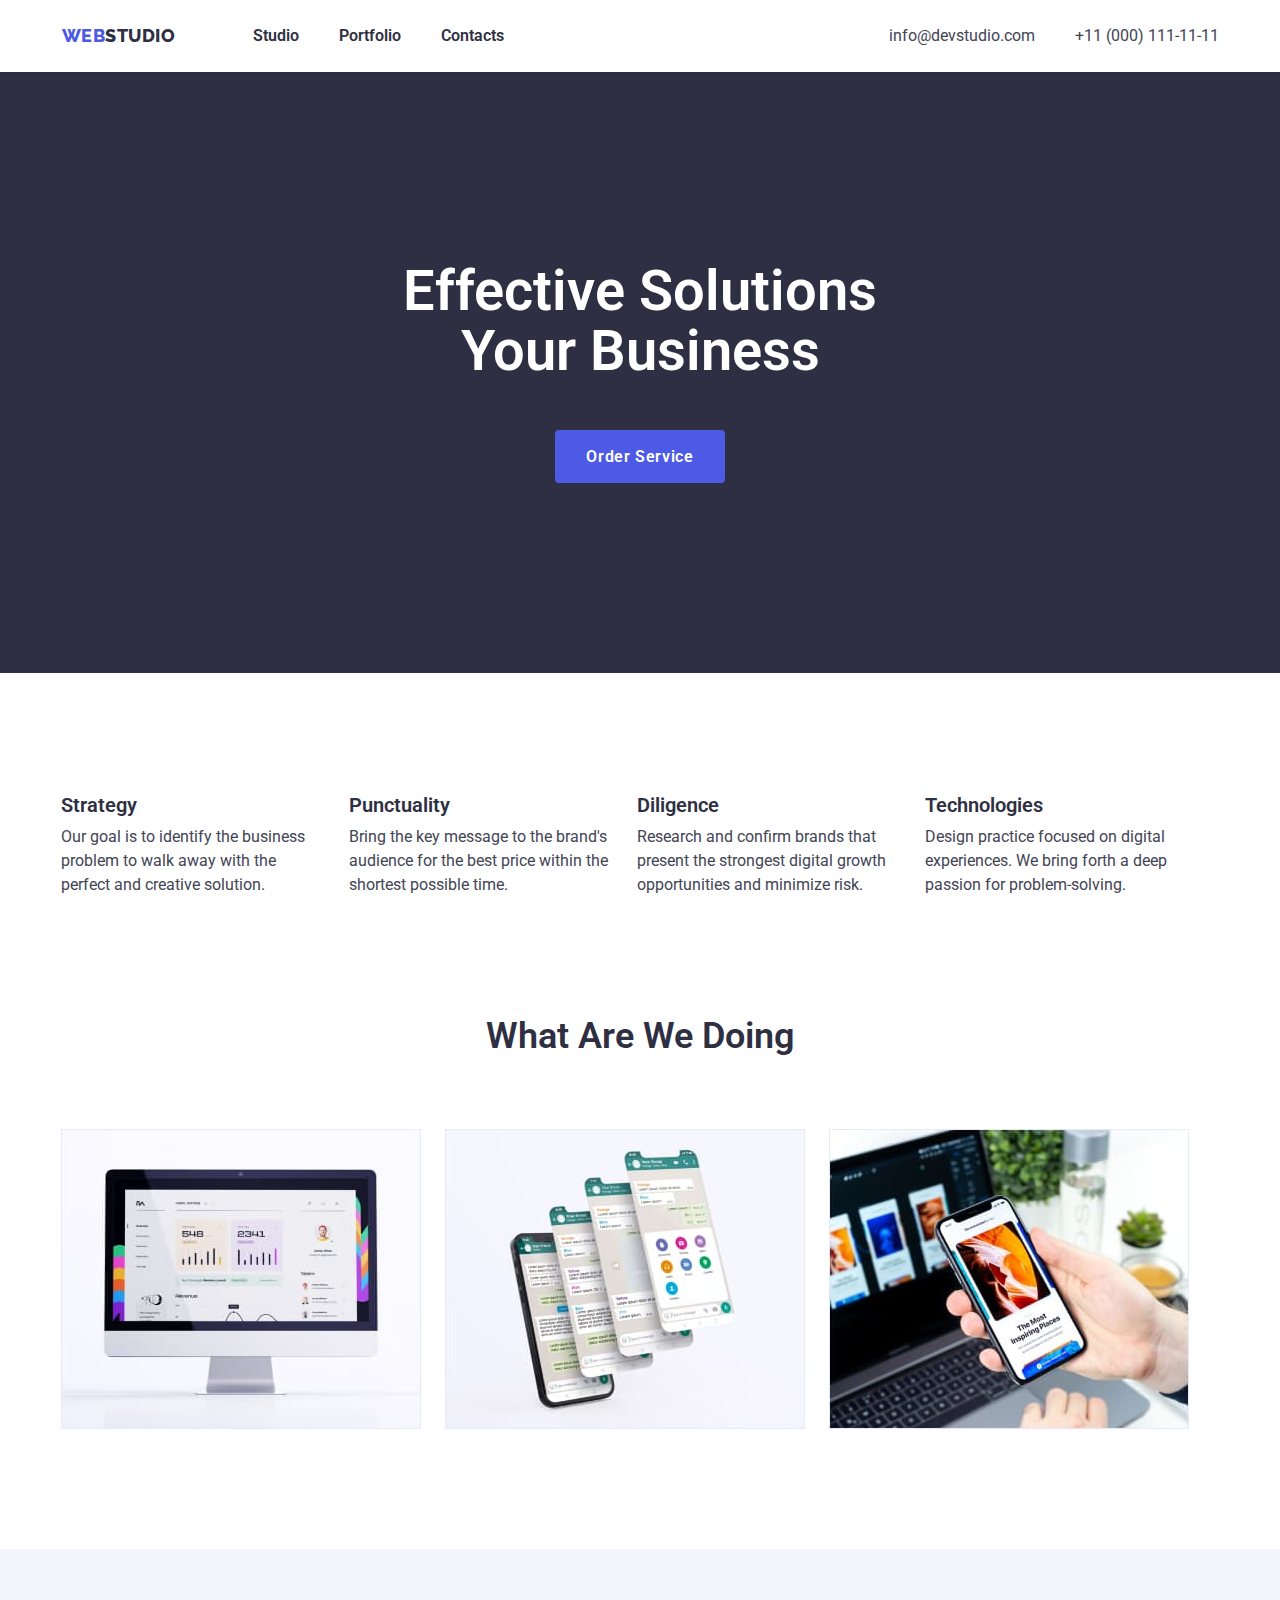
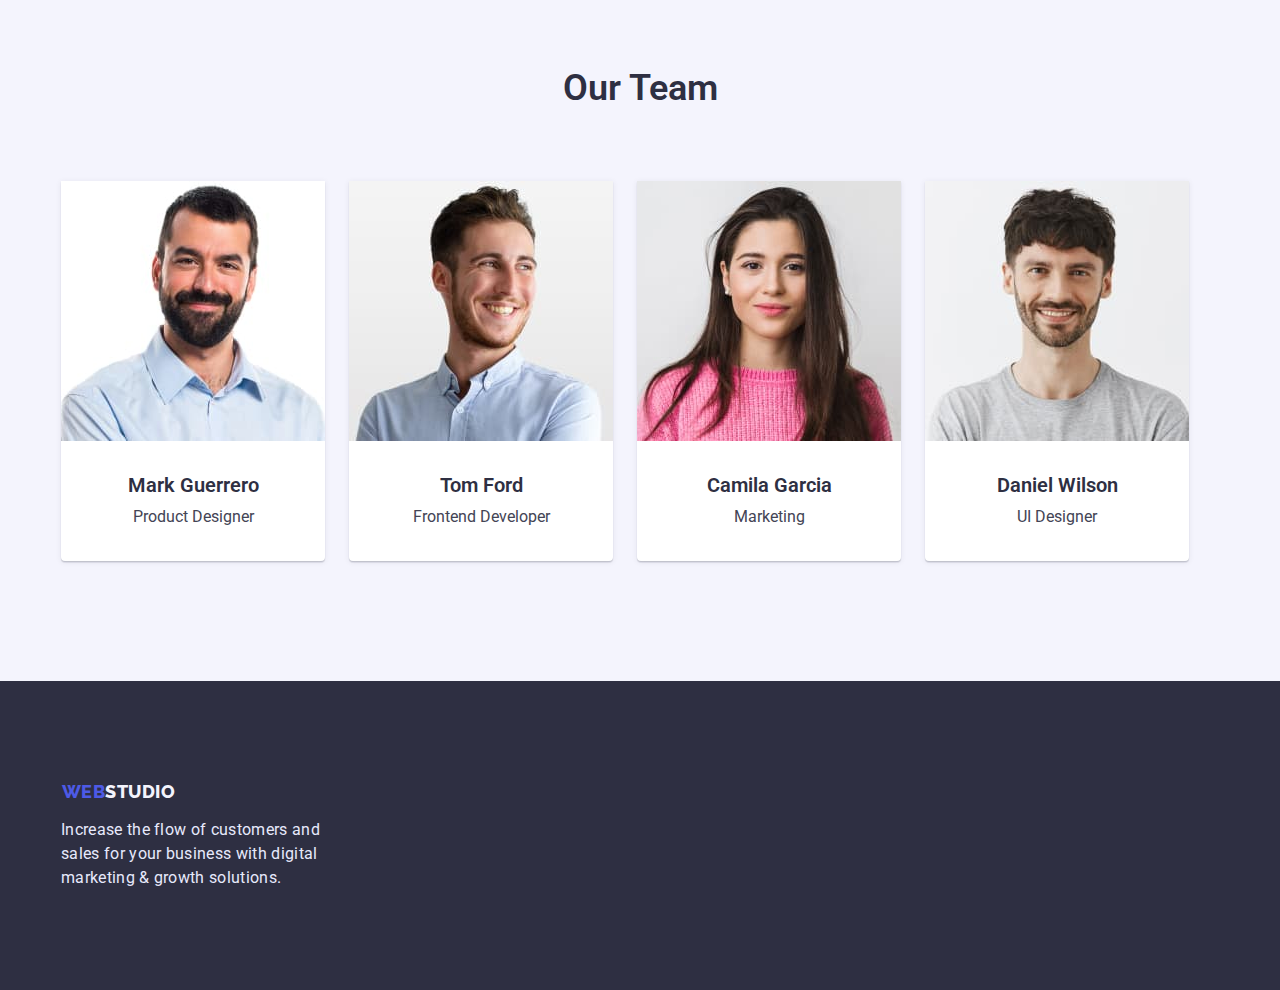
<file: index.html>
<!DOCTYPE html>
<html lang="en">
  <head>
    <meta charset="UTF-8" />
    <meta http-equiv="X-UA-Compatible" content="IE=edge" />
    <meta name="viewport" content="width=device-width, initial-scale=1.0" />
    <link rel="preconnect" href="https://fonts.googleapis.com" />
    <link rel="preconnect" href="https://fonts.gstatic.com" crossorigin />
    <link
      href="https://fonts.googleapis.com/css2?family=Raleway:wght@800&family=Roboto:wght@400;500;700;900&display=swap"
      rel="stylesheet"
    />
    <link
      rel="stylesheet"
      href="https://cdnjs.cloudflare.com/ajax/libs/modern-normalize/1.1.0/modern-normalize.min.css"
      integrity="sha512-wpPYUAdjBVSE4KJnH1VR1HeZfpl1ub8YT/NKx4PuQ5NmX2tKuGu6U/JRp5y+Y8XG2tV+wKQpNHVUX03MfMFn9Q=="
      crossorigin="anonymous"
      referrerpolicy="no-referrer"
    />
    <link rel="stylesheet" href="./CSS/styles.css" />
    <title>Studio</title>
  </head>

  <body>
    <!-- Header navigation section -->
    <header class="header">
      <div class="container">
        <nav class="header-nav">
          <a href="./index.html" class="logo">
            <span class="logo-web">web</span>studio
          </a>
          <ul class="main-menu">
            <li class="menu-item">
              <a href="./index.html" class="menu-link">Studio</a>
            </li>
            <li class="menu-item">
              <a href="./portfolio.html" class="menu-link">Portfolio</a>
            </li>
            <li class="menu-item">
              <a href="./index.html" class="menu-link">Contacts</a>
            </li>
          </ul>
        </nav>
        <ul class="header-addr">
          <li class="addr-item">
            <a href="mailto:info@devstudio.com" class="addr-mail"
              >info@devstudio.com</a
            >
          </li>
          <li class="addr-item">
            <a href="tel:+110001111111" class="addr-tel">+11 (000) 111-11-11</a>
          </li>
        </ul>
      </div>
    </header>

    <!-- Main content section -->
    <main>
      <!-- Title section -->
      <section class="main section">
        <div class="container">
          <h1 class="main-title">Effective Solutions Your Business</h1>
          <button type="button" class="order-btn">Order Service</button>
        </div>
      </section>

      <!-- Our benefits section -->
      <section class="benefits section">
        <div class="container">
          <h2 class="section-title visually-hidden">Our benefits</h2>
          <ul class="card-list">
            <li class="card-item">
              <h3 class="title">Strategy</h3>
              <p class="text">
                Our goal is to identify the business problem to walk away with
                the perfect and creative solution.
              </p>
            </li>
            <li class="card-item">
              <h3 class="title">Punctuality</h3>
              <p class="text">
                Bring the key message to the brand's audience for the best price
                within the shortest possible time.
              </p>
            </li>
            <li class="card-item">
              <h3 class="title">Diligence</h3>
              <p class="text">
                Research and confirm brands that present the strongest digital
                growth opportunities and minimize risk.
              </p>
            </li>
            <li class="card-item">
              <h3 class="title">Technologies</h3>
              <p class="text">
                Design practice focused on digital experiences. We bring forth a
                deep passion for problem-solving.
              </p>
            </li>
          </ul>
        </div>
      </section>

      <!-- Our gallery section -->
      <section class="gallery section">
        <div class="container">
          <h2 class="section-title">What are we doing</h2>
          <ul class="card-list">
            <li class="card-item">
              <img
                src="./images/display-photo.jpg"
                alt="Computer screen image"
                width="360"
                class="card-img"
              />
            </li>
            <li class="card-item">
              <img
                src="./images/mobile-layers.jpg"
                alt="Mobile screen image"
                width="360"
                class="card-img"
              />
            </li>
            <li class="card-item">
              <img
                src="./images/handy-in-hand.jpg"
                alt="Responsive design shown"
                width="360"
                class="card-img"
              />
            </li>
          </ul>
        </div>
      </section>

      <!-- Our team section -->
      <section class="team section">
        <div class="container">
          <h2 class="section-title">Our Team</h2>
          <ul class="card-list">
            <li class="card-item">
              <img
                src="./images/mark-guerrero.jpg"
                alt="Photo Mark Guerrero"
                width="264"
                class="card-img"
              />
              <div class="card-content">
                <h3 class="title">Mark Guerrero</h3>
                <p class="text">Product Designer</p>
              </div>
            </li>
            <li class="card-item">
              <img
                src="./images/tom-ford.jpg"
                alt="Photo Tom Ford"
                width="264"
                class="card-img"
              />
              <div class="card-content">
                <h3 class="title">Tom Ford</h3>
                <p class="text">Frontend Developer</p>
              </div>
            </li>
            <li class="card-item">
              <img
                src="./images/camila-garcia.jpg"
                alt="Photo Camila Garcia"
                width="264"
                class="card-img"
              />
              <div class="card-content">
                <h3 class="title">Camila Garcia</h3>
                <p class="text">Marketing</p>
              </div>
            </li>
            <li class="card-item">
              <img
                src="./images/daniel-wilson.jpg"
                alt="Photo Daniel Wilson"
                width="264"
                class="card-img"
              />
              <div class="card-content">
                <h3 class="title">Daniel Wilson</h3>
                <p class="text">UI Designer</p>
              </div>
            </li>
          </ul>
        </div>
      </section>
    </main>

    <!-- Footer section -->
    <footer class="footer">
      <div class="container">
        <a href="./index.html" class="logo">
          <span class="logo-web">web</span>studio
        </a>
        <p class="text">
          Increase the flow of customers and sales for your business with
          digital marketing & growth solutions.
        </p>
        <!-- <address></address> -->
      </div>
    </footer>
  </body>
</html>
</file>
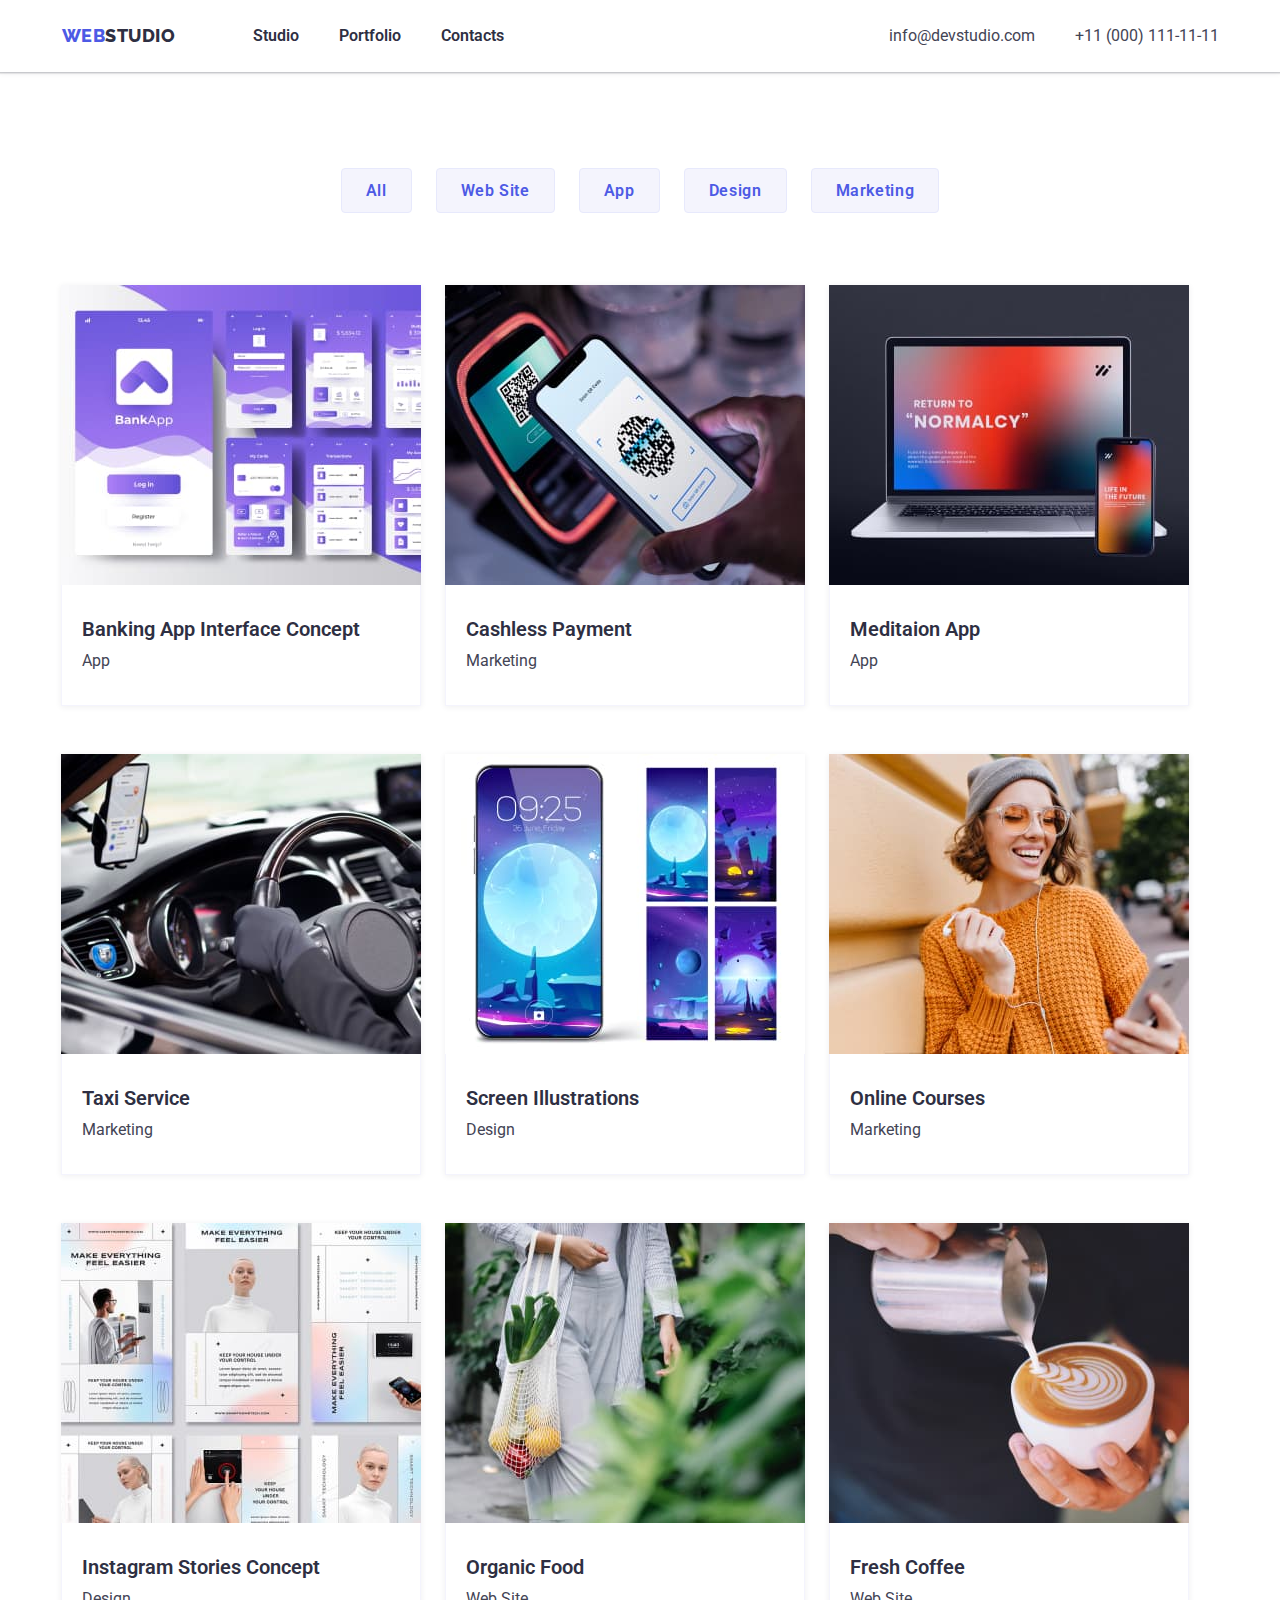
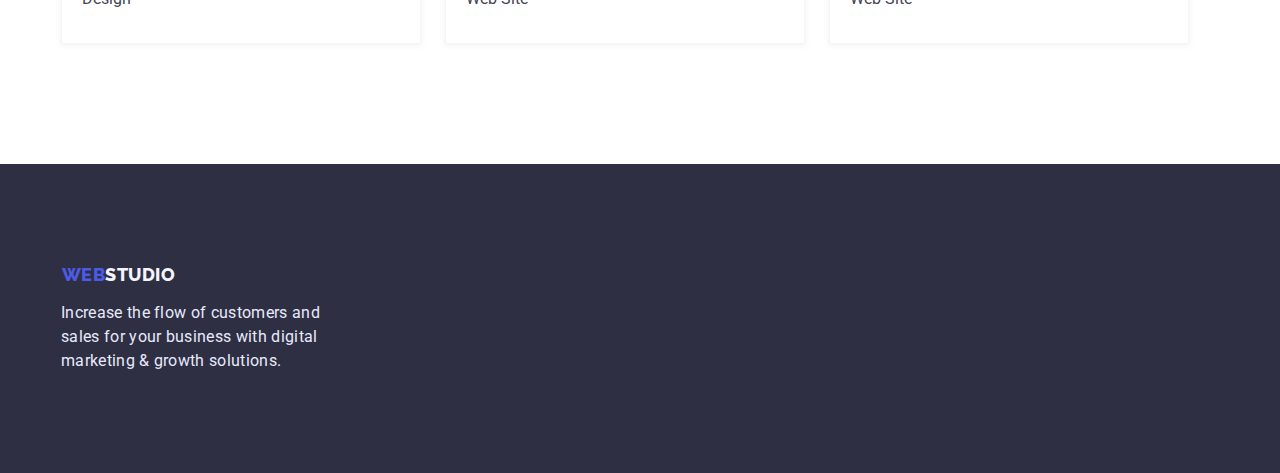
<file: portfolio.html>
<!DOCTYPE html>
<html lang="en">
  <head>
    <meta charset="UTF-8" />
    <meta http-equiv="X-UA-Compatible" content="IE=edge" />
    <meta name="viewport" content="width=device-width, initial-scale=1.0" />
    <link rel="preconnect" href="https://fonts.googleapis.com" />
    <link rel="preconnect" href="https://fonts.gstatic.com" crossorigin />
    <link
      href="https://fonts.googleapis.com/css2?family=Raleway:wght@800&family=Roboto:wght@400;500;700;900&display=swap"
      rel="stylesheet"
    />
    <link
      rel="stylesheet"
      href="https://cdnjs.cloudflare.com/ajax/libs/modern-normalize/1.1.0/modern-normalize.min.css"
      integrity="sha512-wpPYUAdjBVSE4KJnH1VR1HeZfpl1ub8YT/NKx4PuQ5NmX2tKuGu6U/JRp5y+Y8XG2tV+wKQpNHVUX03MfMFn9Q=="
      crossorigin="anonymous"
      referrerpolicy="no-referrer"
    />
    <link rel="stylesheet" href="./CSS/styles.css" />
    <title>Portfolio</title>
  </head>

  <body>
    <!-- Header navigation section -->
    <header class="header">
      <div class="container">
        <nav class="header-nav">
          <a href="./index.html" class="logo">
            <span class="logo-web">web</span>studio
          </a>
          <ul class="main-menu">
            <li class="menu-item">
              <a href="./index.html" class="menu-link">Studio</a>
            </li>
            <li class="menu-item">
              <a href="./portfolio.html" class="menu-link">Portfolio</a>
            </li>
            <li class="menu-item">
              <a href="./index.html" class="menu-link">Contacts</a>
            </li>
          </ul>
        </nav>
        <ul class="header-addr">
          <li class="addr-item">
            <a href="mailto:info@devstudio.com" class="addr-mail"
              >info@devstudio.com</a
            >
          </li>
          <li class="addr-item">
            <a href="tel:+110001111111" class="addr-tel">+11 (000) 111-11-11</a>
          </li>
        </ul>
      </div>
    </header>

    <main>
      <section class="protfolio section">
        <div class="container">
          <h1 class="section-title visually-hidden">Our Portfolio</h1>

          <!-- Filter buttons -->

          <ul class="filters-list">
            <li class="filters-item">
              <button type="button" class="filter-button">All</button>
            </li>
            <li class="filters-item">
              <button type="button" class="filter-button">Web Site</button>
            </li>
            <li class="filters-item">
              <button type="button" class="filter-button">App</button>
            </li>
            <li class="filters-item">
              <button type="button" class="filter-button">Design</button>
            </li>
            <li class="filters-item">
              <button type="button" class="filter-button">Marketing</button>
            </li>
          </ul>

          <!-- gallery section -->

          <ul class="card-list">
            <li class="card-item">
              <a class="card-link" href="./">
                <img
                  class="card-img"
                  src="./images/portfolio/banking-app-interface.jpg"
                  alt="Banking App Interface Concept"
                  width="360"
                />
                <div class="card-content">
                  <h2 class="title">Banking App Interface Concept</h2>
                  <p class="filter-tag text">App</p>
                </div>
              </a>
            </li>
            <li class="card-item">
              <a class="card-link" href="./">
                <img
                  class="card-img"
                  src="./images/portfolio/cashless-payment.jpg"
                  alt="Cashless Payment"
                  width="360"
                />
                <div class="card-content">
                  <h2 class="title">Cashless Payment</h2>
                  <p class="filter-tag text">Marketing</p>
                </div>
              </a>
            </li>
            <li class="card-item">
              <a class="card-link" href="./">
                <img
                  class="card-img"
                  src="./images/portfolio/mediaton-app.jpg"
                  alt="Meditaion App"
                  width="360"
                />
                <div class="card-content">
                  <h2 class="title">Meditaion App</h2>
                  <p class="filter-tag text">App</p>
                </div>
              </a>
            </li>
            <li class="card-item">
              <a class="card-link" href="./">
                <img
                  class="card-img"
                  src="./images/portfolio/taxi-service.jpg"
                  alt="Taxi Service"
                  width="360"
                />
                <div class="card-content">
                  <h2 class="title">Taxi Service</h2>
                  <p class="filter-tag text">Marketing</p>
                </div>
              </a>
            </li>
            <li class="card-item">
              <a class="card-link" href="./">
                <img
                  class="card-img"
                  src="./images/portfolio/screen-illustrations.jpg"
                  alt="Screen Illustrations"
                  width="360"
                />
                <div class="card-content">
                  <h2 class="title">Screen Illustrations</h2>
                  <p class="filter-tag text">Design</p>
                </div>
              </a>
            </li>
            <li class="card-item">
              <a class="card-link" href="./">
                <img
                  class="card-img"
                  src="./images/portfolio/online-courses.jpg"
                  alt="Online Courses"
                  width="360"
                />
                <div class="card-content">
                  <h2 class="title">Online Courses</h2>
                  <p class="filter-tag text">Marketing</p>
                </div>
              </a>
            </li>
            <li class="card-item">
              <a class="card-link" href="./">
                <img
                  class="card-img"
                  src="./images/portfolio/instagram-stories-concept.jpg"
                  alt="Instagram Stories Concept"
                  width="360"
                />
                <div class="card-content">
                  <h2 class="title">Instagram Stories Concept</h2>
                  <p class="filter-tag text">Design</p>
                </div>
              </a>
            </li>
            <li class="card-item">
              <a class="card-link" href="./">
                <img
                  class="card-img"
                  src="./images/portfolio/organic-food.jpg"
                  alt="Organic Food"
                  width="360"
                />
                <div class="card-content">
                  <h2 class="title">Organic Food</h2>
                  <p class="filter-tag text">Web Site</p>
                </div>
              </a>
            </li>
            <li class="card-item">
              <a class="card-link" href="./">
                <img
                  class="card-img"
                  src="./images/portfolio/fresh-coffee.jpg"
                  alt="Fresh Coffee"
                  width="360"
                />
                <div class="card-content">
                  <h2 class="title">Fresh Coffee</h2>
                  <p class="filter-tag text">Web Site</p>
                </div>
              </a>
            </li>
          </ul>
        </div>
      </section>
    </main>

    <footer class="footer">
      <div class="container">
        <a href="./index.html" class="logo">
          <span class="logo-web">web</span>studio
        </a>
        <p class="text">
          Increase the flow of customers and sales for your business with
          digital marketing & growth solutions.
        </p>
        <!-- <address></address> -->
      </div>
    </footer>
  </body>
</html>
</file>
<file: CSS/styles.css>
:root {
    --primary-brand:#4D5AE5;
    --order-active:#404BBF;
    --Dark:#2E2F42;
    --Success:#31D0AA;
    --_text:#434455;
    --Subtle-Text:#8E8F99;
    --Accent:#E7E9FC;
    --Light:#F4F4FD;
    --bgc-white: #fff;
}

.visually-hidden {
    position: absolute;
    white-space: nowrap;
    width: 1px;
    height: 1px;
    overflow: hidden;
    border: 0;
    padding: 0;
    clip: rect(0 0 0 0);
    clip-path: inset(50%);
    margin: -1px;
}

h1,
h2,
h3,
h4,
h5,
h6,
p,
ul {
    margin-top: 0;
    margin-bottom: 0;
    padding: 0;
}

img {
    display: block;
}

body {    
    color: var(--_text);
    background-color: var(--bgc-white);
    font-family: 'roboto', 'sans-serif';
    font-size: 16px;
    font-weight: 400;
    margin: 0 auto;
}

/*------------------- header styles -------------------*/

.menu-item,
.addr-item,
.card-item,
.card-list,
.filters {
    margin: 0;
    padding: 0;
    list-style: none;
}

.menu-link,
.addr-mail,
.addr-tel,
.logo {
    text-decoration: none;
    display: inline-block;
    padding-top: 24px;
    padding-bottom: 24px;
}

.header {
    background: #FFFFFF;
    box-shadow: 0px 2px 1px rgba(46, 47, 66, 0.08), 0px 1px 1px rgba(46, 47, 66, 0.16), 0px 1px 6px rgba(46, 47, 66, 0.08);
    position: sticky;
    /* top: -1px; */
}

.container {
    max-width: 1158px;
    padding: 0 15px;
    margin: 0 auto;
}

.header>.container {
    display: flex;
    justify-content: space-between;
    align-items: center;
}

/* Logo styles */
.logo {
    display: inline-block;
    flex-direction: row;
    align-items: flex-start;
    padding: 0px;
    width: 115px;
    font-family: 'Raleway', 'sans-serif';
    font-weight: 800;
    font-size: 1.125em;
    line-height: 1.33;
    letter-spacing: 0.03em;
    text-transform: uppercase;
    text-align: center;
    color: var(--Dark);
}

.logo-web {
    color: var(--primary-brand);
}

/* --- Main menu styles --- */

.header-nav,
.main-menu,
.header-addr {
    display: flex;
    align-items: center;
    margin: 0;
    padding: 0;
}

.menu-item,
.addr-item {
    line-height: 1.5;
}

.menu-item:not(:last-child),
.addr-item:not(:last-child) {
    margin-right: 40px;
}

.header .menu-link {
    color: var(--Dark);
    font-weight: 600;
    text-align: center;
}

.header .menu-link:hover,
.header .menu-link:focus {
    color: var(--primary-brand);
}

.addr-mail,
.addr-tel {
    color: var(--_text);
    text-align: center;
}

.addr-mail:hover,
.addr-tel:hover,
.addr-mail:focus,
.addr-tel:focus {
    color: var(--primary-brand);
}

.main-menu {
    margin-left: 77px;
}

/*------------------- index.html styles -------------------*/

.section + .section {
    padding: 120px 0;
}

.section-title {
    font-weight: 600;
    font-size: 2.25em;
    line-height: 1.11;
    color: var(--Dark);
    text-align: center;
    text-transform: capitalize;
    margin-bottom: 72px;
}

/*------------------- title section styles */
.main.section {
    background-color: var(--Dark);
    text-align: center;
    padding: 190px 0;
}

.main-title {
    font-weight: 600;
    font-size: 3.5em;
    line-height: 1.07;
    text-align: center;
    color: var(--bgc-white);
    max-width: 492px;
    margin: 0 auto;
}

.order-btn {
    font-family: inherit;
    font-weight: 600;
    font-size: inherit;
    line-height: 1.1875;
    letter-spacing: 0.04em;
    color: var(--bgc-white);
    background-color: var(--primary-brand);
    cursor: pointer;
    margin-top: 48px;
    min-width: 170px;
    padding: 16px 0;
    /* box-shadow: 0px 4px 4px rgba(0, 0, 0, 0.15); */
    border: 1px solid transparent;
    border-radius: 4px
}

.order-btn:hover,
.order-btn:focus {
    color: var(--bgc-white);
    background-color: var(--order-active);
}

/*------------------- Our benefits section */

.benefits.section {
    padding-bottom: 0;
}

.benefits>.container {
    display: flex;
}

.benefits .card-item {
    max-width: 264px;
}

.card-list {
    display: flex;
}

.card-item:not(:last-child) {
    margin-right: 24px;
}

.card-item .title {
    margin-bottom: 8px;
}

.title {
    font-weight: 600;
    font-size: 1.25em;
    color: var(--Dark);
}

.text {
    line-height: 1.5;
}

/*------------------- Our gallery section style */

.card-item {
    background-color: var(--bgc-white);
}

/* .card-img {} */

/*------------------- Our team section */
.team.section {
    background: var(--Light);
}

.team .card-item {
    box-shadow: 0px 1px 6px rgba(46, 47, 66, 0.08), 0px 1px 1px rgba(46, 47, 66, 0.16), 0px 2px 1px rgba(46, 47, 66, 0.08);
    border-radius: 0px 0px 4px 4px;
}

.team .title,
.team .text {
    text-align: center;
}

.card-content {
    padding: 32px 0;
}

/*------------------- Footer section styles */

.footer {
    background-color: var(--Dark);
    color: var(--Accent);
    text-align: left;
    padding: 100px 0;
}

.footer .logo {
    color: var(--Light);
    line-height: 1.17;
    margin-bottom: 16px;
}

.footer .text {
    max-width: 264px;
    letter-spacing: 0.02em;
}

/*------------------- portfolio.html styles -------------------*/

.protfolio {
    padding-top: 96px;
    padding-bottom: 120px;
}

.filters-list {
    display: flex;
    justify-content: center;
    list-style: none;  
    margin-bottom: 72px;
    margin-left: auto;
    margin-right: auto;
}

.filters-item:not(:last-child) {
    margin-right: 24px;
}

.filter-button {
    font-family: inherit;
    font-weight: 600;
    font-size: inherit;
    line-height: 1.1875;
    letter-spacing: 0.04em;
    color: var(--primary-brand);
    background-color: var(--Light);
    cursor: pointer;
    padding: 12px 24px;
    border: 1px solid var(--Accent);
    border-radius: 4px;
}

.filter-button:hover,
.filter-button:focus
.filter-button:active {
    color: var(--bgc-white);
    background-color: var(--primary-brand);
    border: 1px solid transparent;
}

.protfolio .card-list {
    flex-wrap: wrap;
}

.protfolio .card-item {
    max-width: calc((100% - 48px) / 3);
    margin-bottom: 48px;
    box-shadow: 0px 1px 6px rgba(46, 47, 66, 0.08);
}

.protfolio .card-item:hover,
.protfolio .card-item:focus {
    box-shadow: 0px 1px 6px rgba(46, 47, 66, 0.08),
    0px 1px 1px rgba(46, 47, 66, 0.16),
    0px 2px 1px rgba(46, 47, 66, 0.08);
}

.protfolio .card-item:nth-child(3n) {
    margin-right: 0;
}

.protfolio .card-item:nth-last-child(-n + 3) {
    margin-bottom: 0;
}

.card-link {
    text-decoration: none;
    color: inherit;
}

.protfolio .card-content {
    padding-left:  20px;
    padding-right: 20px;
    border: 0.5px solid #F4F4FD;
    border-top: none;
}

/* .filter-tag {} */
</file>
